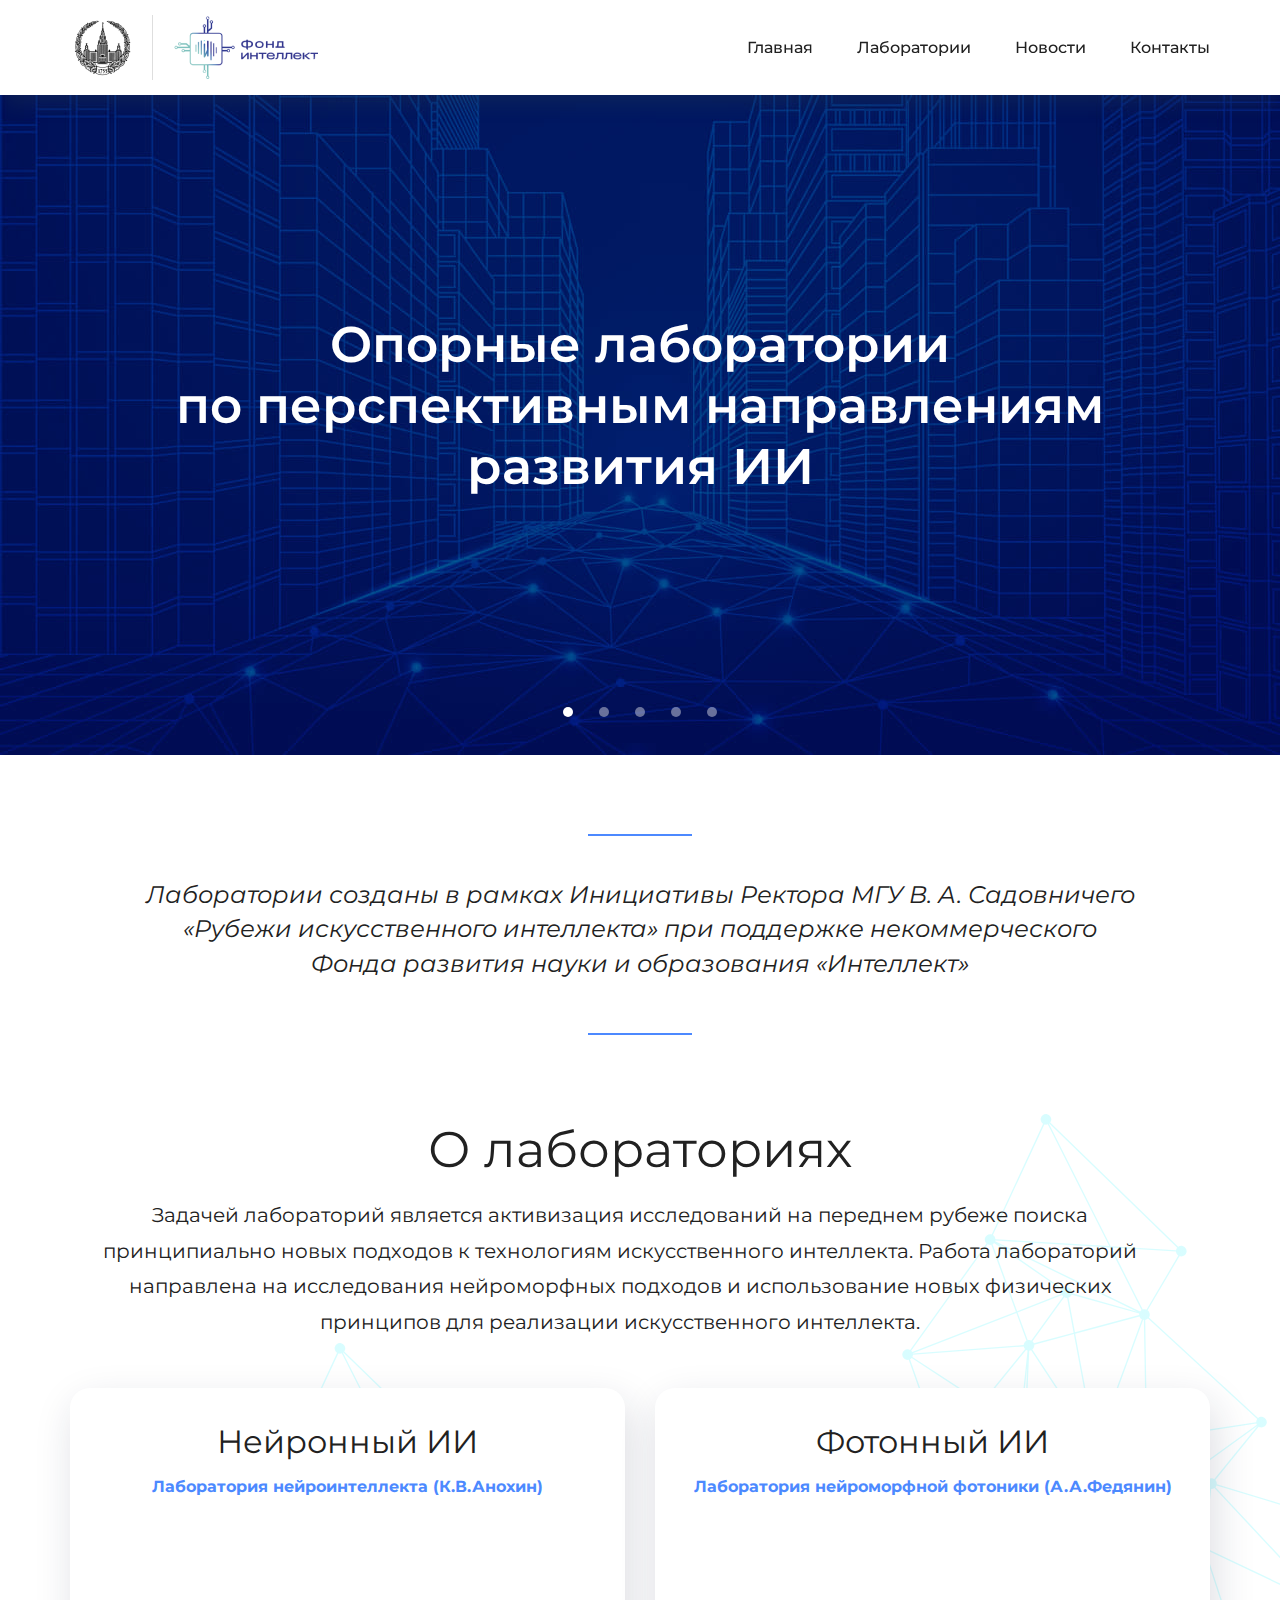
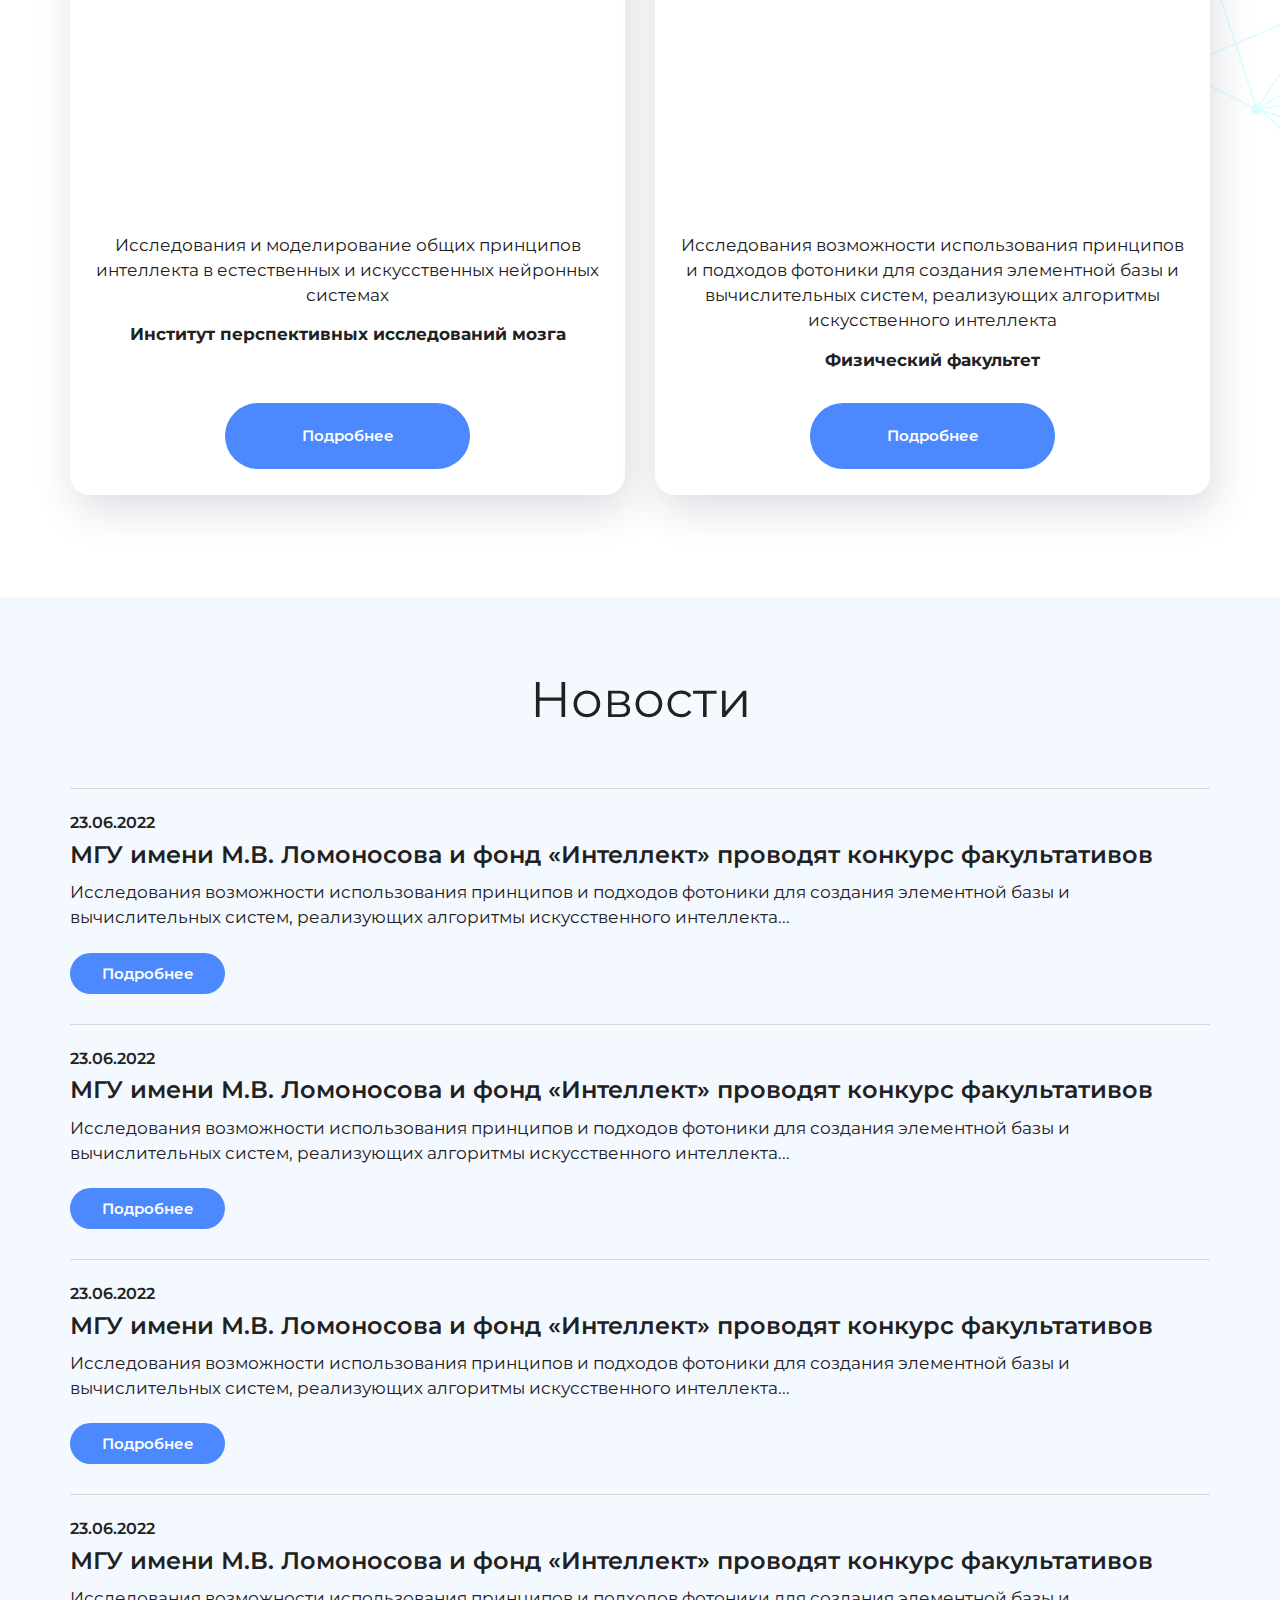
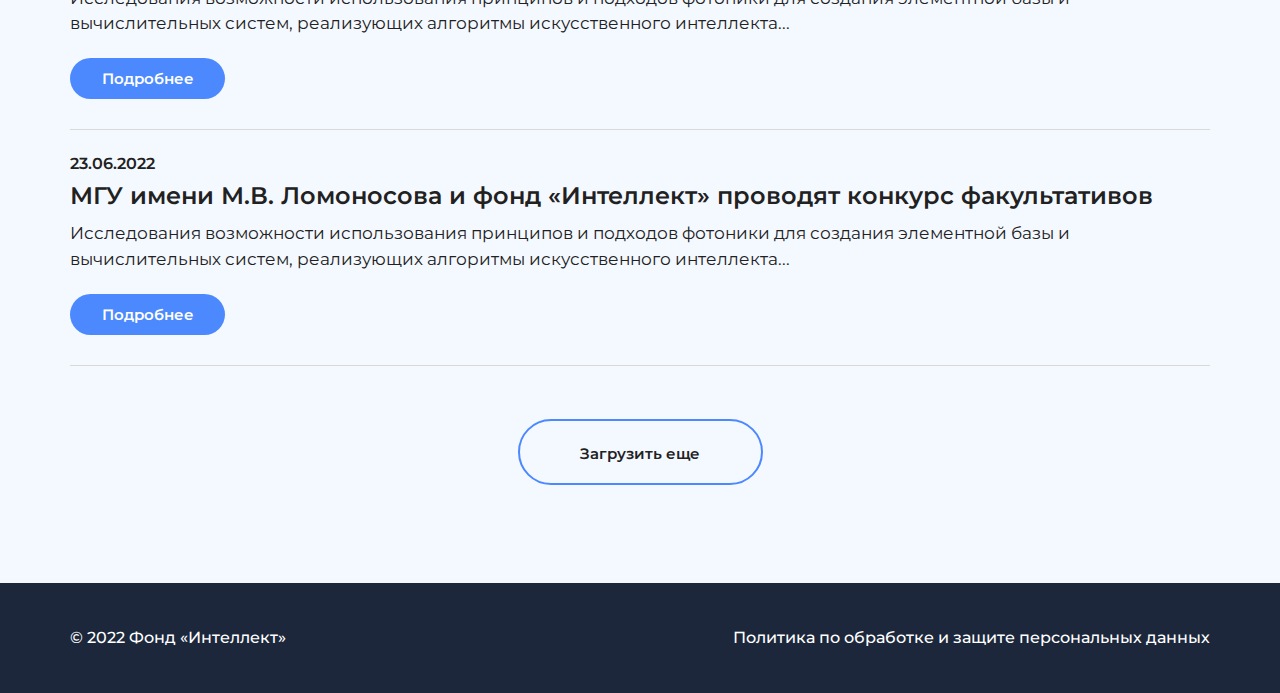
<file: index.html>
<!DOCTYPE html>
<html lang="ru">
	<head>
		<meta http-equiv="Content-Type" content="text/html; charset=utf-8">

		<!-- Адаптирование страницы для мобильных устройств -->
		<meta name="viewport" content="width=device-width, initial-scale=1, maximum-scale=1">

		<!-- Запрет распознования номера телефона -->
		<meta name="format-detection" content="telephone=no">
		<meta name="SKYPE_TOOLBAR" content ="SKYPE_TOOLBAR_PARSER_COMPATIBLE">

		<!-- Заголовок страницы -->
		<title>Заголовок страницы</title>

		<!-- Подключение шрифтов -->
		<link rel="preconnect" href="https://fonts.googleapis.com">
		<link rel="preconnect" href="https://fonts.gstatic.com" crossorigin>
		<link href="https://fonts.googleapis.com/css2?family=Montserrat:ital,wght@0,300;0,400;0,500;0,600;0,700;0,800;0,900;1,400&display=swap" rel="stylesheet">

		<!-- Данное значение часто используют(использовали) поисковые системы -->
		<meta name="description" content="">
		<meta name="keywords" content="">

		<!-- Изменение цвета панели моб. браузера -->
		<meta name="msapplication-TileColor" content="#DE041D">
		<meta name="theme-color" content="#DE041D">

		
		<!-- Подключение файлов стилей -->
		<link rel="stylesheet" href="css/swiper-bundle.min.css">
		<link rel="stylesheet" href="css/swiper.css">
		<link rel="stylesheet" href="css/styles.css">

		<link rel="stylesheet" href="css/response_1187.css" media="print, (max-width: 1187px)">
		<link rel="stylesheet" href="css/response_1023.css" media="print, (max-width: 1023px)">
		<link rel="stylesheet" href="css/response_767.css" media="print, (max-width: 767px)">
		<link rel="stylesheet" href="css/response_479.css" media="(max-width: 479px)">
	</head>

	<body>
		<div class="wrap">
			<div class="main">
				<header>									
					<div class="cont">															
					
						<button class="mob_menu_btn">
							<img src="images/ic_mob_menu.svg" alt="">
						</button>
						<button class="close_btn">
							<img src="images/ic_close.svg" alt="">
						</button>

						<a href="#" class="logo">
							<img src="images/logo.png" alt="">
							<img src="images/logo2.png" alt="">
						</a>

						<nav class="menu row">												
							<div class="item">
								<a href="index.html">Главная</a>
							</div>
							<div class="item">
								<a href="#about" class="scroll">Лаборатории</a>
							</div>
							<div class="item">
								<a href="#news" class="scroll">Новости</a>
							</div>
							<div class="item">
								<a href="#contacts" class="scroll">Контакты</a>
							</div>
						</nav>
					</div>										
				</header>


				<section class="first_section">
					<div class="swiper-container">
						<div class="swiper-wrapper">
							<div class="slide swiper-slide">
								<div class="cont">
									<div class="title">Опорные лаборатории<br> по перспективным направлениям<br> развития ИИ</div>
								</div>
								<div class="bg lozad" data-background-image="images/slide1.jpg"></div>
							</div>
							<div class="slide swiper-slide">
								<div class="cont">
									<div class="title">Опорные лаборатории<br> по перспективным направлениям<br> развития ИИ</div>
								</div>
								<div class="bg lozad" data-background-image="images/slide1.jpg"></div>
							</div>
							<div class="slide swiper-slide">
								<div class="cont">
									<div class="title">Опорные лаборатории<br> по перспективным направлениям<br> развития ИИ</div>
								</div>
								<div class="bg lozad" data-background-image="images/slide1.jpg"></div>
							</div>
							<div class="slide swiper-slide">
								<div class="cont">
									<div class="title">Опорные лаборатории<br> по перспективным направлениям<br> развития ИИ</div>
								</div>
								<div class="bg lozad" data-background-image="images/slide1.jpg"></div>
							</div>
							<div class="slide swiper-slide">
								<div class="cont">
									<div class="title">Опорные лаборатории<br> по перспективным направлениям<br> развития ИИ</div>
								</div>
								<div class="bg lozad" data-background-image="images/slide1.jpg"></div>
							</div>
						</div>	

						<div class="swiper-pagination"></div>
					</div>
				</section>


				<div class="quote">
					<div class="cont">
						<div class="quote_text">Лаборатории созданы в рамках Инициативы Ректора МГУ В. А. Садовничего «Рубежи искусственного интеллекта» при поддержке некоммерческого Фонда развития науки и образования «Интеллект»</div>
					</div>
				</div>


				<section class="about" id="about">
					<div class="cont">
						<div class="about_title title">О лабораториях</div>
						<div class="about_desc">Задачей лабораторий является активизация исследований на переднем рубеже поиска	принципиально новых подходов к технологиям искусственного интеллекта. Работа лабораторий направлена на исследования нейроморфных подходов и использование новых физических принципов для реализации искусственного интеллекта.</div>
						<div class="about_items">
							<div class="about_item">
								<div class="about_item-info">							
									<div class="about_item-title">Нейронный ИИ</div>
									<div class="about_item-subtitle">Лаборатория нейроинтеллекта (К.В.Анохин)</div>
									<div class="about_item-img">
										<img data-src="images/about1.jpg" alt="" class="lozad">
									</div>
									<div class="about_item-text">Исследования и моделирование общих принципов интеллекта в естественных и искусственных нейронных системах</div>
									<div class="about_item-institute">Институт перспективных исследований мозга</div>
								</div>
								<a href="#" class="about_item-link">
									<span>Подробнее</span>
								</a>
							</div>
							<div class="about_item">
								<div class="about_item-info">
									<div class="about_item-title">Фотонный ИИ</div>
									<div class="about_item-subtitle">Лаборатория нейроморфной фотоники (А.А.Федянин)</div>
									<div class="about_item-img">
										<img data-src="images/about2.jpg" alt="" class="lozad">
									</div>
									<div class="about_item-text">Исследования возможности использования принципов и подходов фотоники для создания элементной базы и вычислительных систем, реализующих алгоритмы искусственного интеллекта</div>
									<div class="about_item-institute">Физический факультет</div>
								</div>
								<a href="#" class="about_item-link">
									<span>Подробнее</span>
								</a>
							</div>
						</div>
					</div>
				</section>


				<section class="news bg2" id="news">
					<div class="cont">
						<div class="news_title title">Новости</div>
						<div class="news_items">
							<div class="news_item">
								<div class="news_item-date">23.06.2022</div>
								<a href="#" class="news_item-title">МГУ имени М.В. Ломоносова и фонд «Интеллект» проводят конкурс факультативов</a>
								<div class="news_item-text">Исследования возможности использования принципов и подходов фотоники для создания элементной базы и вычислительных систем, реализующих алгоритмы искусственного интеллекта...</div>
								<a href="#" class="news_item-link">
									<span>Подробнее</span>
								</a>
							</div>
							<div class="news_item">
								<div class="news_item-date">23.06.2022</div>
								<a href="#" class="news_item-title">МГУ имени М.В. Ломоносова и фонд «Интеллект» проводят конкурс факультативов</a>
								<div class="news_item-text">Исследования возможности использования принципов и подходов фотоники для создания элементной базы и вычислительных систем, реализующих алгоритмы искусственного интеллекта...</div>
								<a href="#" class="news_item-link">
									<span>Подробнее</span>
								</a>
							</div>
							<div class="news_item">
								<div class="news_item-date">23.06.2022</div>
								<a href="#" class="news_item-title">МГУ имени М.В. Ломоносова и фонд «Интеллект» проводят конкурс факультативов</a>
								<div class="news_item-text">Исследования возможности использования принципов и подходов фотоники для создания элементной базы и вычислительных систем, реализующих алгоритмы искусственного интеллекта...</div>
								<a href="#" class="news_item-link">
									<span>Подробнее</span>
								</a>
							</div>
							<div class="news_item">
								<div class="news_item-date">23.06.2022</div>
								<a href="#" class="news_item-title">МГУ имени М.В. Ломоносова и фонд «Интеллект» проводят конкурс факультативов</a>
								<div class="news_item-text">Исследования возможности использования принципов и подходов фотоники для создания элементной базы и вычислительных систем, реализующих алгоритмы искусственного интеллекта...</div>
								<a href="#" class="news_item-link">
									<span>Подробнее</span>
								</a>
							</div>
							<div class="news_item">
								<div class="news_item-date">23.06.2022</div>
								<a href="#" class="news_item-title">МГУ имени М.В. Ломоносова и фонд «Интеллект» проводят конкурс факультативов</a>
								<div class="news_item-text">Исследования возможности использования принципов и подходов фотоники для создания элементной базы и вычислительных систем, реализующих алгоритмы искусственного интеллекта...</div>
								<a href="#" class="news_item-link">
									<span>Подробнее</span>
								</a>
							</div>
						</div>
						<a href="#" class="news_link">
							<span>Загрузить еще</span>
						</a>
						<div class="news_items hide-content">
							<div class="news_item">
								<div class="news_item-date">23.06.2022</div>
								<a href="#" class="news_item-title">МГУ имени М.В. Ломоносова и фонд «Интеллект» проводят конкурс факультативов</a>
								<div class="news_item-text">Исследования возможности использования принципов и подходов фотоники для создания элементной базы и вычислительных систем, реализующих алгоритмы искусственного интеллекта...</div>
								<a href="#" class="news_item-link">
									<span>Подробнее</span>
								</a>
							</div>
							<div class="news_item">
								<div class="news_item-date">23.06.2022</div>
								<a href="#" class="news_item-title">МГУ имени М.В. Ломоносова и фонд «Интеллект» проводят конкурс факультативов</a>
								<div class="news_item-text">Исследования возможности использования принципов и подходов фотоники для создания элементной базы и вычислительных систем, реализующих алгоритмы искусственного интеллекта...</div>
								<a href="#" class="news_item-link">
									<span>Подробнее</span>
								</a>
							</div>
							<div class="news_item">
								<div class="news_item-date">23.06.2022</div>
								<a href="#" class="news_item-title">МГУ имени М.В. Ломоносова и фонд «Интеллект» проводят конкурс факультативов</a>
								<div class="news_item-text">Исследования возможности использования принципов и подходов фотоники для создания элементной базы и вычислительных систем, реализующих алгоритмы искусственного интеллекта...</div>
								<a href="#" class="news_item-link">
									<span>Подробнее</span>
								</a>
							</div>
							<div class="news_item">
								<div class="news_item-date">23.06.2022</div>
								<a href="#" class="news_item-title">МГУ имени М.В. Ломоносова и фонд «Интеллект» проводят конкурс факультативов</a>
								<div class="news_item-text">Исследования возможности использования принципов и подходов фотоники для создания элементной базы и вычислительных систем, реализующих алгоритмы искусственного интеллекта...</div>
								<a href="#" class="news_item-link">
									<span>Подробнее</span>
								</a>
							</div>
							<div class="news_item">
								<div class="news_item-date">23.06.2022</div>
								<a href="#" class="news_item-title">МГУ имени М.В. Ломоносова и фонд «Интеллект» проводят конкурс факультативов</a>
								<div class="news_item-text">Исследования возможности использования принципов и подходов фотоники для создания элементной базы и вычислительных систем, реализующих алгоритмы искусственного интеллекта...</div>
								<a href="#" class="news_item-link">
									<span>Подробнее</span>
								</a>
							</div>
						</div>
					</div>
				</section>

			</div>


			<footer>
				<div class="cont">
					<div class="footer_copyright">© 2022 Фонд «Интеллект»</div>
					<a href="#" class="footer_politic">Политика по обработке и защите персональных данных</a>
				</div>
			</footer>


			<div class="overlay"></div>
		</div>


		<div class="supports_error">
			Ваш браузер устарел рекомендуем обновить его до последней версии<br> или использовать другой более современный.
		</div>



		<section class="modal callback" id="callback_modal">
			<div class="callback_right">
				<div class="callback_right-title">Обратный звонок</div>
				<div class="callback_right-text">Отправьте запрос на консультации по ПО</div>
				<form>
					<div class="line">
						<div class="field">
							<label for="name">Как вас зовут?</label>
							<input id="name" type="text" placeholder="Ваше имя">
						</div>
					</div>
					<div class="line">
						<div class="field">
							<label for="name">Номер телефона</label>
							<input id="name" type="tel" placeholder="+7 (___) ___-__-__">
						</div>
					</div>
					<button type="submit">
						<span>Отправить запрос</span>
					</button>
					<div class="form-politic">Я подтверждаю согласие на обработку моих персональных данных (закон №152-ФЗ «О персональных данных») и соглашаюсь с политикой конфиденциальности</div>
				</form>
			</div>	
		</section>


		<!-- Подключение javascript файлов -->
		<script src="js/jquery-3.5.0.min.js"></script>
		<script src="js/swiper-bundle.min.js"></script>
		<script src="js/lozad.min.js"></script>
		<script src="js/functions.js"></script>
		<script src="js/scripts.js"></script>

	
	</body>
</html>
</file>
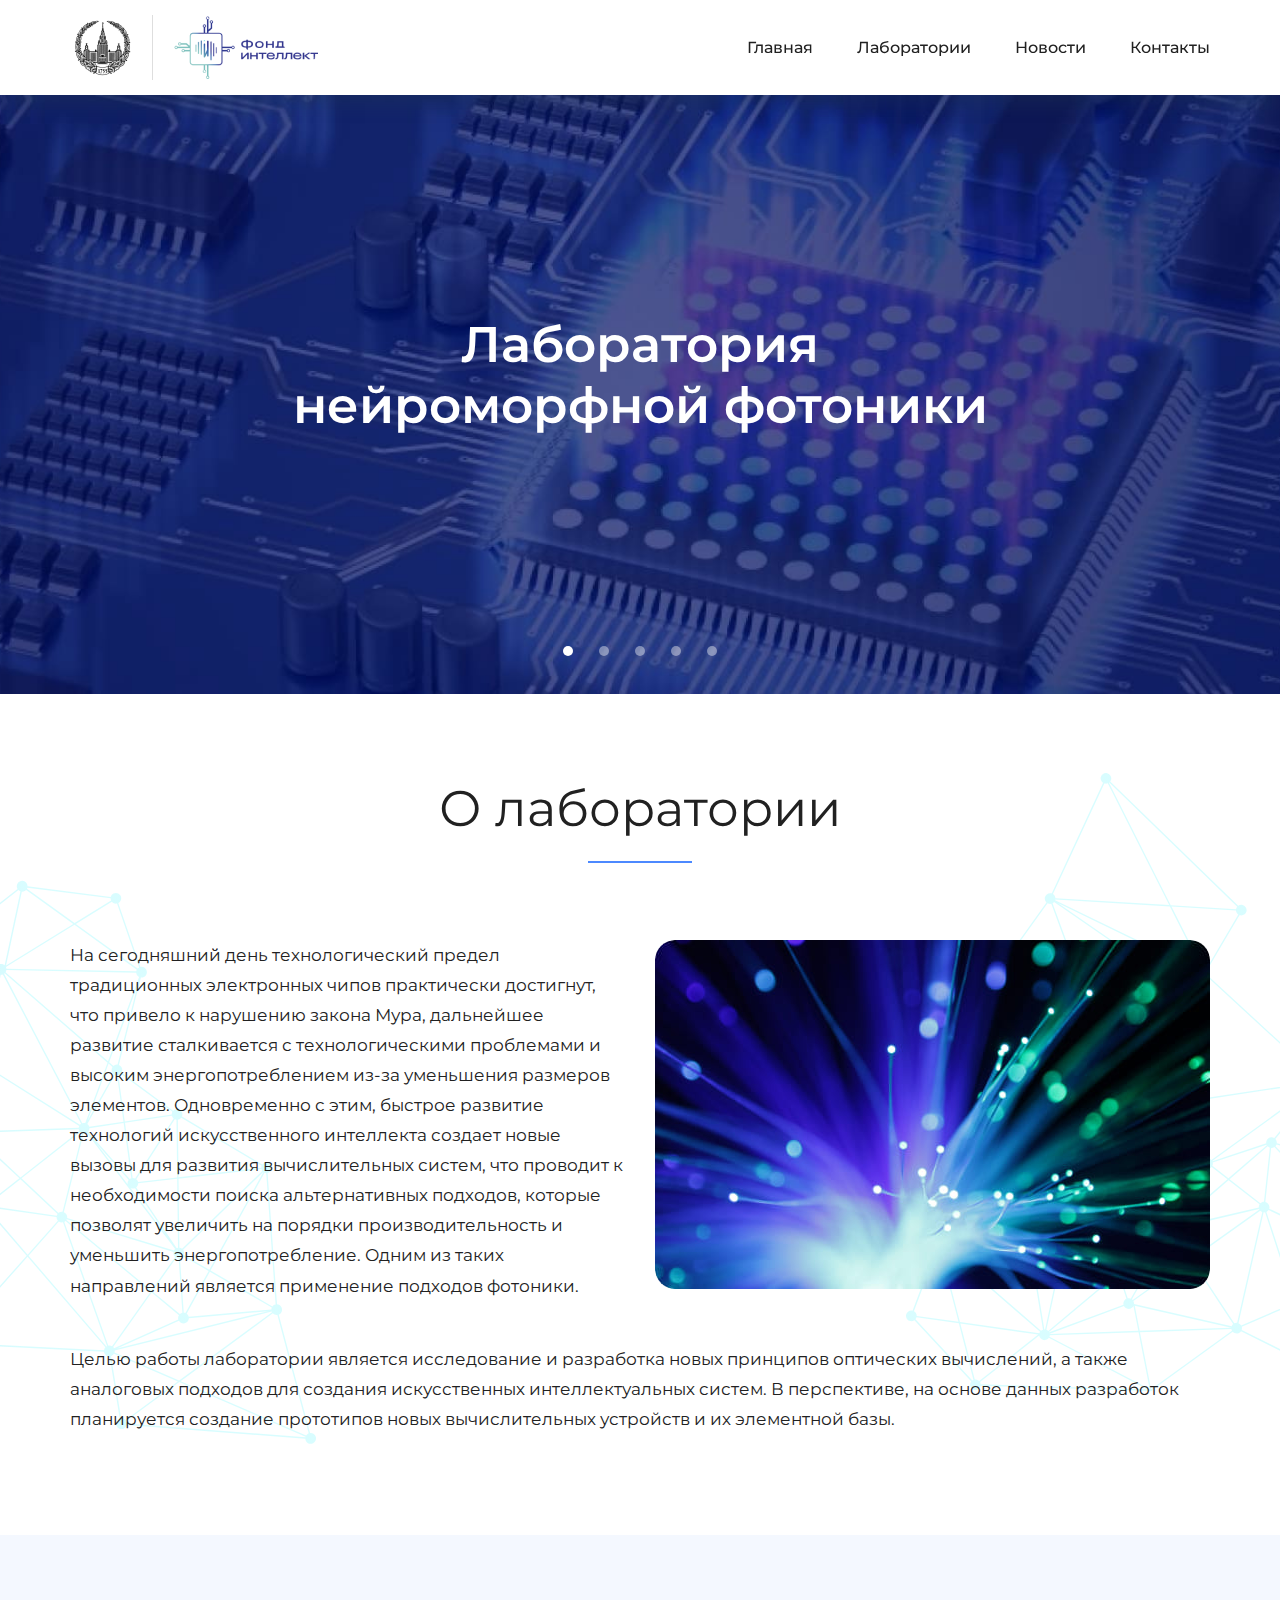
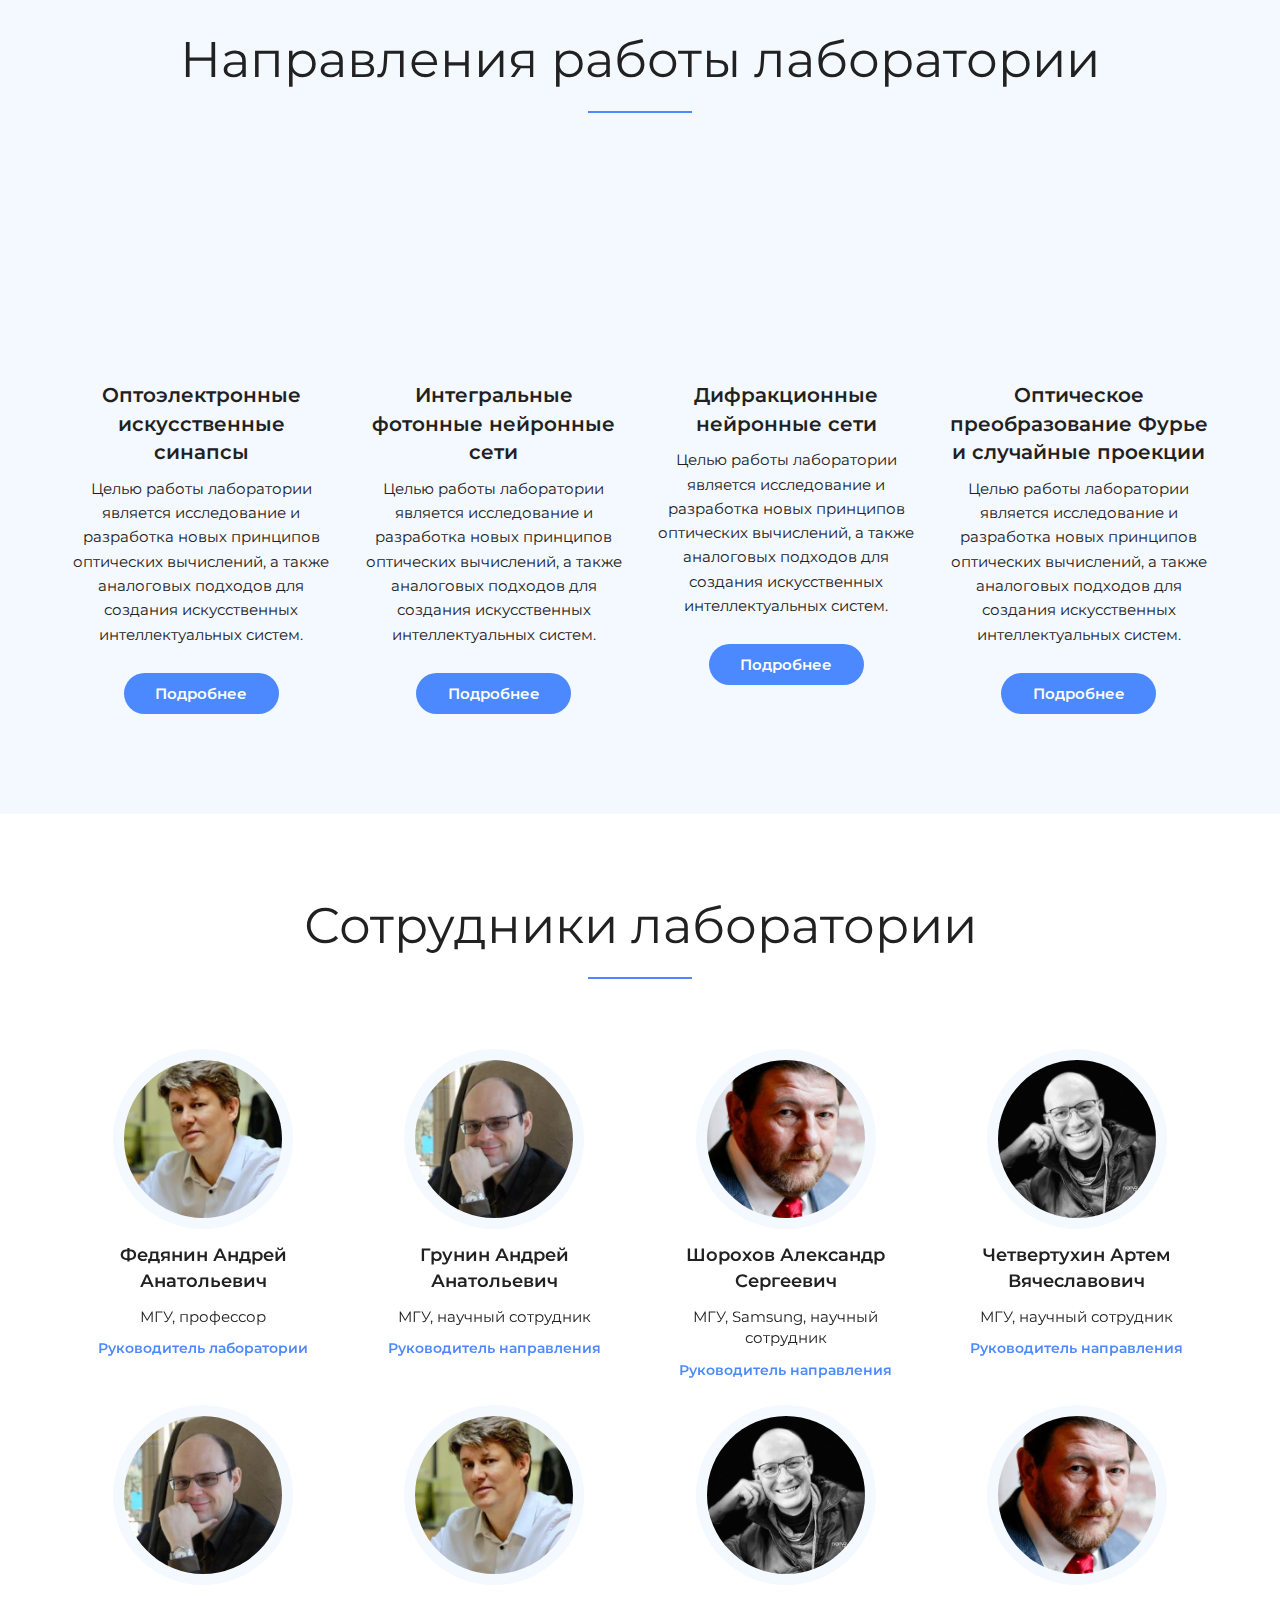
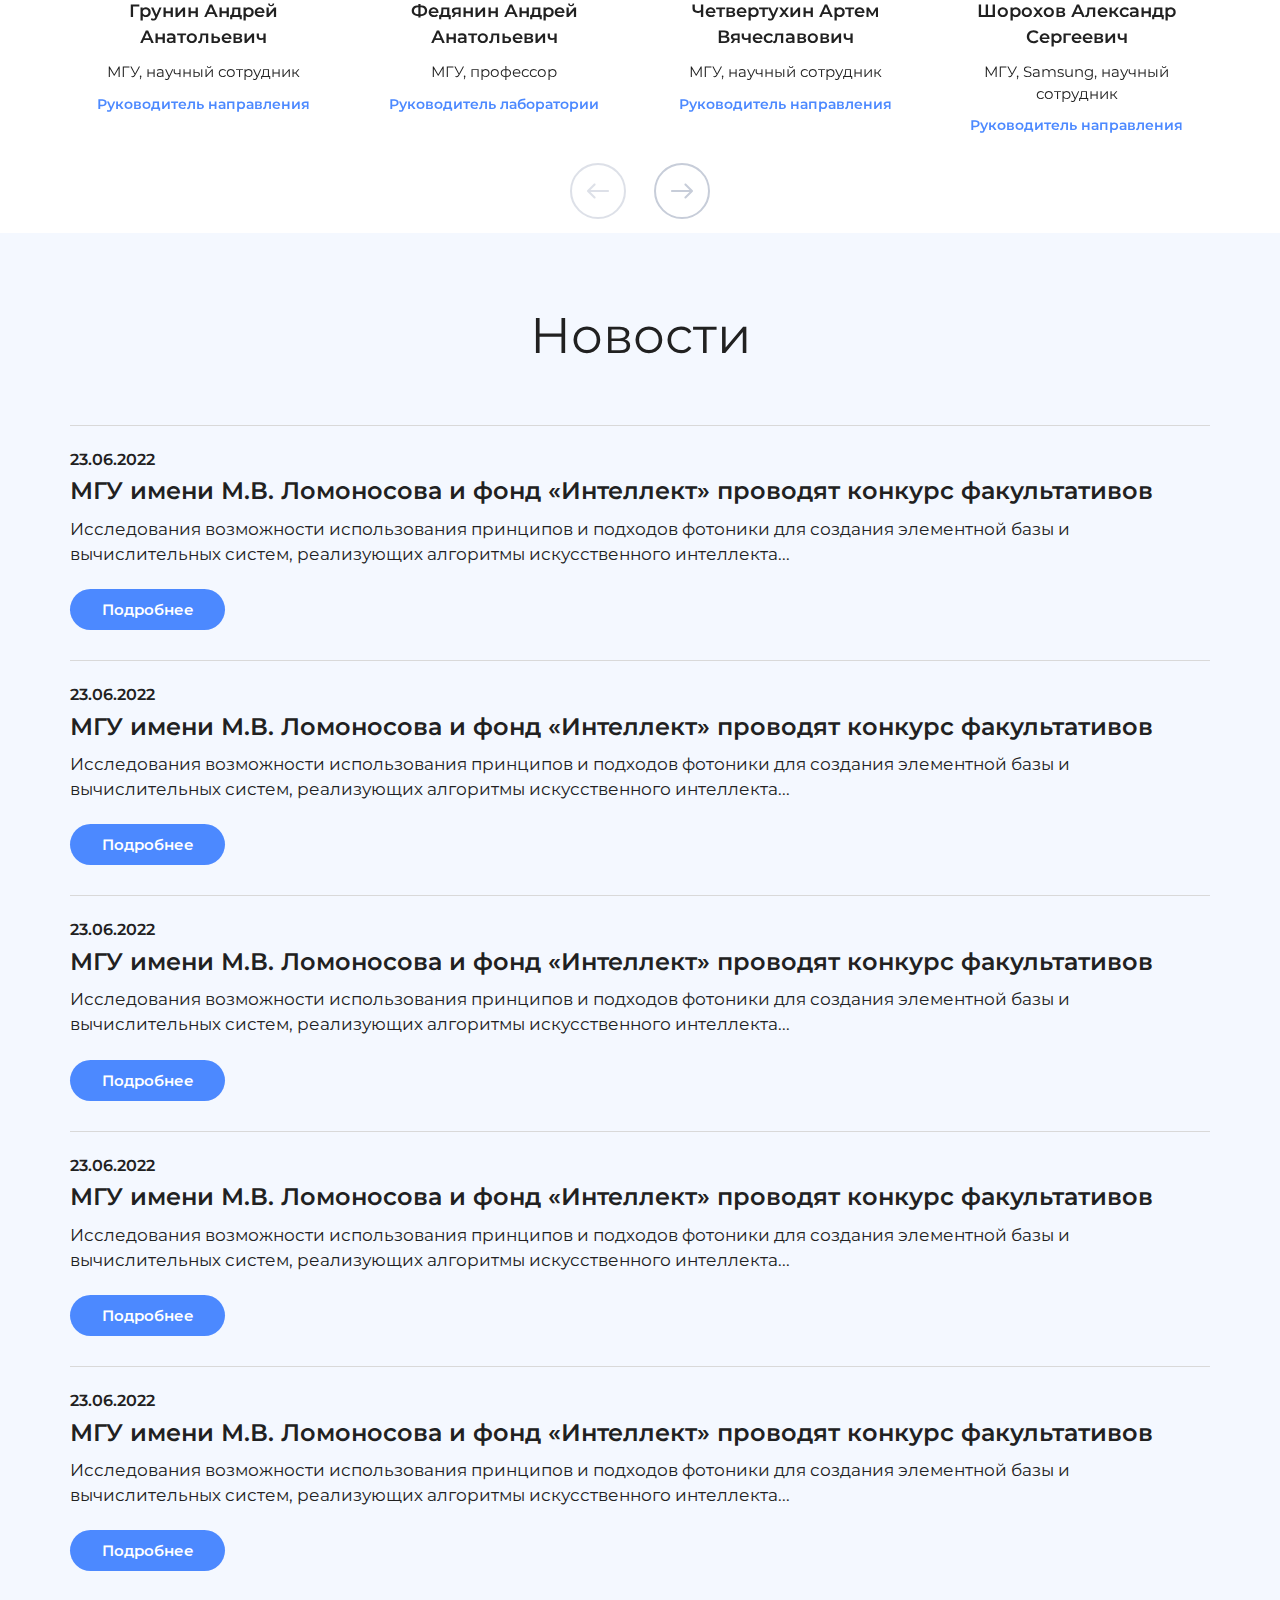
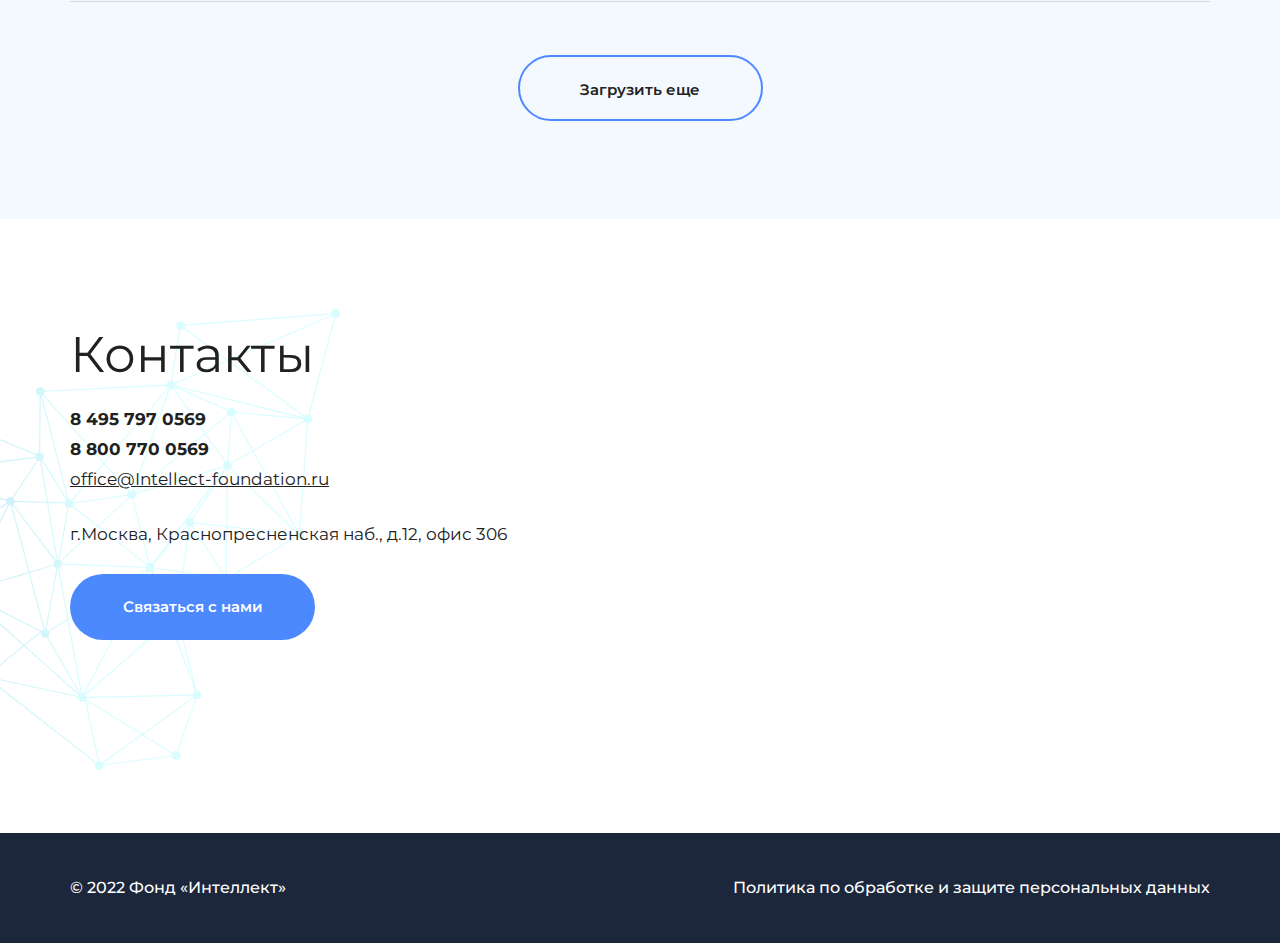
<file: laboratory.html>
<!DOCTYPE html>
<html lang="ru">
	<head>
		<meta http-equiv="Content-Type" content="text/html; charset=utf-8">

		<!-- Адаптирование страницы для мобильных устройств -->
		<meta name="viewport" content="width=device-width, initial-scale=1, maximum-scale=1">

		<!-- Запрет распознования номера телефона -->
		<meta name="format-detection" content="telephone=no">
		<meta name="SKYPE_TOOLBAR" content ="SKYPE_TOOLBAR_PARSER_COMPATIBLE">

		<!-- Заголовок страницы -->
		<title>Заголовок страницы</title>

		<!-- Подключение шрифтов -->
		<link rel="preconnect" href="https://fonts.googleapis.com">
		<link rel="preconnect" href="https://fonts.gstatic.com" crossorigin>
		<link href="https://fonts.googleapis.com/css2?family=Montserrat:ital,wght@0,300;0,400;0,500;0,600;0,700;0,800;0,900;1,400&display=swap" rel="stylesheet">

		<!-- Данное значение часто используют(использовали) поисковые системы -->
		<meta name="description" content="">
		<meta name="keywords" content="">

		<!-- Изменение цвета панели моб. браузера -->
		<meta name="msapplication-TileColor" content="#DE041D">
		<meta name="theme-color" content="#DE041D">

		
		<!-- Подключение файлов стилей -->
		<link rel="stylesheet" href="css/swiper-bundle.min.css">
		<link rel="stylesheet" href="css/swiper.css">
		<link rel="stylesheet" href="css/styles.css">

		<link rel="stylesheet" href="css/response_1300.css" media="print, (max-width: 1300px)">
		<link rel="stylesheet" href="css/response_1187.css" media="print, (max-width: 1187px)">
		<link rel="stylesheet" href="css/response_1023.css" media="print, (max-width: 1023px)">
		<link rel="stylesheet" href="css/response_767.css" media="print, (max-width: 767px)">
		<link rel="stylesheet" href="css/response_479.css" media="(max-width: 479px)">
	</head>

	<body>
		<div class="wrap laboratory">
			<div class="main">
				<header>									
					<div class="cont">															
					
						<button class="mob_menu_btn">
							<img src="images/ic_mob_menu.svg" alt="">
						</button>
						<button class="close_btn">
							<img src="images/ic_close.svg" alt="">
						</button>

						<a href="#" class="logo">
							<img src="images/logo.png" alt="">
							<img src="images/logo2.png" alt="">
						</a>

						<nav class="menu row">												
							<div class="item">
								<a href="index.html">Главная</a>
							</div>
							<div class="item">
								<a href="#text_block" class="scroll">Лаборатории</a>
							</div>
							<div class="item">
								<a href="#news" class="scroll">Новости</a>
							</div>
							<div class="item">
								<a href="#contacts" class="scroll">Контакты</a>
							</div>
						</nav>
					</div>										
				</header>


				<section class="first_section">
					<div class="swiper-container">
						<div class="swiper-wrapper">
							<div class="slide swiper-slide">
								<div class="cont">
									<div class="title">Лаборатория<br> нейроморфной фотоники</div>
								</div>
								<div class="bg lozad" data-background-image="images/slide2.jpg"></div>
							</div>
							<div class="slide swiper-slide">
								<div class="cont">
									<div class="title">Лаборатория<br> нейроморфной фотоники</div>
								</div>
								<div class="bg lozad" data-background-image="images/slide2.jpg"></div>
							</div>
							<div class="slide swiper-slide">
								<div class="cont">
									<div class="title">Лаборатория<br> нейроморфной фотоники</div>
								</div>
								<div class="bg lozad" data-background-image="images/slide2.jpg"></div>
							</div>
							<div class="slide swiper-slide">
								<div class="cont">
									<div class="title">Лаборатория<br> нейроморфной фотоники</div>
								</div>
								<div class="bg lozad" data-background-image="images/slide2.jpg"></div>
							</div>
							<div class="slide swiper-slide">
								<div class="cont">
									<div class="title">Лаборатория<br> нейроморфной фотоники</div>
								</div>
								<div class="bg lozad" data-background-image="images/slide2.jpg"></div>
							</div>
						</div>	

						<div class="swiper-pagination"></div>
					</div>
				</section>


				<section class="text_block" id="text_block">
					<div class="cont">
						<div class="text_block-title title title-line">О лаборатории</div>
						<img data-src="images/text_block_img.jpg" alt="" class="lozad">
						<p>На сегодняшний̆ день технологический предел традиционных электронных чипов практически достигнут, что привело к нарушению закона Мура, дальнейшее развитие сталкивается с технологическими проблемами и высоким энергопотреблением из-за уменьшения размеров элементов. Одновременно с этим, быстрое развитие технологий искусственного интеллекта создает новые вызовы для развития вычислительных систем, что проводит к необходимости поиска альтернативных подходов, которые позволят увеличить на порядки производительность и уменьшить энергопотребление. Одним из таких направлений является применение подходов фотоники.</p>
						<p>Целью работы лаборатории является исследование и разработка новых принципов оптических вычислений, а также аналоговых подходов для создания искусственных интеллектуальных систем. В перспективе, на основе данных разработок планируется создание прототипов новых вычислительных устройств и их элементной базы.</p>
					</div>
				</section>


				<section class="trend bg2">
					<div class="cont">
						<div class="trend_title title title-line">Направления работы лаборатории</div>
						<div class="trend_items">
							<div class="trend_item">
								<div class="trend_item-img">
									<img data-src="images/trend1.jpg" alt="" class="lozad">
								</div>
								<div class="trend_item-title">Оптоэлектронные искусственные синапсы</div>
								<div class="trend_item-text">Целью работы лаборатории является исследование и разработка новых принципов оптических вычислений, а также аналоговых подходов для создания искусственных интеллектуальных систем.</div>
								<a href="#" class="news_item-link">
									<span>Подробнее</span>
								</a>
							</div>
							<div class="trend_item">
								<div class="trend_item-img">
									<img data-src="images/trend2.jpg" alt="" class="lozad">
								</div>
								<div class="trend_item-title">Интегральные фотонные нейронные сети</div>
								<div class="trend_item-text">Целью работы лаборатории является исследование и разработка новых принципов оптических вычислений, а также аналоговых подходов для создания искусственных интеллектуальных систем.</div>
								<a href="#" class="news_item-link">
									<span>Подробнее</span>
								</a>
							</div>
							<div class="trend_item">
								<div class="trend_item-img">
									<img data-src="images/trend3.jpg" alt="" class="lozad">
								</div>
								<div class="trend_item-title">Дифракционные нейронные сети</div>
								<div class="trend_item-text">Целью работы лаборатории является исследование и разработка новых принципов оптических вычислений, а также аналоговых подходов для создания искусственных интеллектуальных систем.</div>
								<a href="#" class="news_item-link">
									<span>Подробнее</span>
								</a>
							</div>
							<div class="trend_item">
								<div class="trend_item-img">
									<img data-src="images/trend4.jpg" alt="" class="lozad">
								</div>
								<div class="trend_item-title">Оптическое преобразование Фурье и случайные проекции</div>
								<div class="trend_item-text">Целью работы лаборатории является исследование и разработка новых принципов оптических вычислений, а также аналоговых подходов для создания искусственных интеллектуальных систем.</div>
								<a href="#" class="news_item-link">
									<span>Подробнее</span>
								</a>
							</div>
						</div>
					</div>
				</section>




				<section class="staff">
					<div class="cont">
						<div class="staff_title title title-line">Сотрудники лаборатории</div>
						<div class="arrow-left"></div>
						<div class="swiper-container">						
							<div class="swiper-wrapper">
								<div class="swiper-slide">
									<div class="swiper-slide_img">
										<img src="images/staff1.jpg" alt="">
									</div>
									<div class="swiper-slide_title">Федянин Андрей Анатольевич</div>
									<div class="swiper-slide_text">МГУ, профессор</div>
									<div class="swiper-slide_post">Руководитель лаборатории</div>
								</div>
								<div class="swiper-slide">
									<div class="swiper-slide_img">
										<img src="images/staff2.jpg" alt="">
									</div>
									<div class="swiper-slide_title">Грунин Андрей Анатольевич</div>
									<div class="swiper-slide_text">МГУ, научный сотрудник</div>
									<div class="swiper-slide_post">Руководитель направления</div>
								</div>
								<div class="swiper-slide">
									<div class="swiper-slide_img">
										<img src="images/staff3.jpg" alt="">
									</div>
									<div class="swiper-slide_title">Шорохов Александр Сергеевич</div>
									<div class="swiper-slide_text">МГУ, Samsung, научный сотрудник</div>
									<div class="swiper-slide_post">Руководитель направления</div>
								</div>
								<div class="swiper-slide">
									<div class="swiper-slide_img">
										<img src="images/staff4.jpg" alt="">
									</div>
									<div class="swiper-slide_title">Четвертухин Артем Вячеславович</div>
									<div class="swiper-slide_text">МГУ, научный сотрудник</div>
									<div class="swiper-slide_post">Руководитель направления</div>
								</div>
								<div class="swiper-slide">
									<div class="swiper-slide_img">
										<img src="images/staff4.jpg" alt="">
									</div>
									<div class="swiper-slide_title">Четвертухин Артем Вячеславович</div>
									<div class="swiper-slide_text">МГУ, научный сотрудник</div>
									<div class="swiper-slide_post">Руководитель направления</div>
								</div>
								<div class="swiper-slide">
									<div class="swiper-slide_img">
										<img src="images/staff3.jpg" alt="">
									</div>
									<div class="swiper-slide_title">Шорохов Александр Сергеевич</div>
									<div class="swiper-slide_text">МГУ, Samsung, научный сотрудник</div>
									<div class="swiper-slide_post">Руководитель направления</div>
								</div>
								<div class="swiper-slide">
									<div class="swiper-slide_img">
										<img src="images/staff2.jpg" alt="">
									</div>
									<div class="swiper-slide_title">Грунин Андрей Анатольевич</div>
									<div class="swiper-slide_text">МГУ, научный сотрудник</div>
									<div class="swiper-slide_post">Руководитель направления</div>
								</div>
								<div class="swiper-slide">
									<div class="swiper-slide_img">
										<img src="images/staff1.jpg" alt="">
									</div>
									<div class="swiper-slide_title">Федянин Андрей Анатольевич</div>
									<div class="swiper-slide_text">МГУ, профессор</div>
									<div class="swiper-slide_post">Руководитель лаборатории</div>
								</div>
								<div class="swiper-slide">
									<div class="swiper-slide_img">
										<img src="images/staff4.jpg" alt="">
									</div>
									<div class="swiper-slide_title">Четвертухин Артем Вячеславович</div>
									<div class="swiper-slide_text">МГУ, научный сотрудник</div>
									<div class="swiper-slide_post">Руководитель направления</div>
								</div>
								<div class="swiper-slide">
									<div class="swiper-slide_img">
										<img src="images/staff3.jpg" alt="">
									</div>
									<div class="swiper-slide_title">Шорохов Александр Сергеевич</div>
									<div class="swiper-slide_text">МГУ, Samsung, научный сотрудник</div>
									<div class="swiper-slide_post">Руководитель направления</div>
								</div>								
								<div class="swiper-slide">
									<div class="swiper-slide_img">
										<img src="images/staff4.jpg" alt="">
									</div>
									<div class="swiper-slide_title">Четвертухин Артем Вячеславович</div>
									<div class="swiper-slide_text">МГУ, научный сотрудник</div>
									<div class="swiper-slide_post">Руководитель направления</div>
								</div>
								<div class="swiper-slide">
									<div class="swiper-slide_img">
										<img src="images/staff3.jpg" alt="">
									</div>
									<div class="swiper-slide_title">Шорохов Александр Сергеевич</div>
									<div class="swiper-slide_text">МГУ, Samsung, научный сотрудник</div>
									<div class="swiper-slide_post">Руководитель направления</div>
								</div>
							</div>
						</div>	
						<div class="arrow-right"></div>	
					</div>
				</section>

				


				<section class="news bg2" id="news">
					<div class="cont">
						<div class="news_title title">Новости</div>
						<div class="news_items">
							<div class="news_item">
								<div class="news_item-date">23.06.2022</div>
								<a href="#" class="news_item-title">МГУ имени М.В. Ломоносова и фонд «Интеллект» проводят конкурс факультативов</a>
								<div class="news_item-text">Исследования возможности использования принципов и подходов фотоники для создания элементной базы и вычислительных систем, реализующих алгоритмы искусственного интеллекта...</div>
								<a href="#" class="news_item-link">
									<span>Подробнее</span>
								</a>
							</div>
							<div class="news_item active">
								<div class="news_item-date">23.06.2022</div>
								<a href="#" class="news_item-title">МГУ имени М.В. Ломоносова и фонд «Интеллект» проводят конкурс факультативов</a>
								<div class="news_item-text">Исследования возможности использования принципов и подходов фотоники для создания элементной базы и вычислительных систем, реализующих алгоритмы искусственного интеллекта...</div>
								<a href="#" class="news_item-link">
									<span>Подробнее</span>
								</a>
							</div>
							<div class="news_item">
								<div class="news_item-date">23.06.2022</div>
								<a href="#" class="news_item-title">МГУ имени М.В. Ломоносова и фонд «Интеллект» проводят конкурс факультативов</a>
								<div class="news_item-text">Исследования возможности использования принципов и подходов фотоники для создания элементной базы и вычислительных систем, реализующих алгоритмы искусственного интеллекта...</div>
								<a href="#" class="news_item-link">
									<span>Подробнее</span>
								</a>
							</div>
							<div class="news_item">
								<div class="news_item-date">23.06.2022</div>
								<a href="#" class="news_item-title">МГУ имени М.В. Ломоносова и фонд «Интеллект» проводят конкурс факультативов</a>
								<div class="news_item-text">Исследования возможности использования принципов и подходов фотоники для создания элементной базы и вычислительных систем, реализующих алгоритмы искусственного интеллекта...</div>
								<a href="#" class="news_item-link">
									<span>Подробнее</span>
								</a>
							</div>
							<div class="news_item">
								<div class="news_item-date">23.06.2022</div>
								<a href="#" class="news_item-title">МГУ имени М.В. Ломоносова и фонд «Интеллект» проводят конкурс факультативов</a>
								<div class="news_item-text">Исследования возможности использования принципов и подходов фотоники для создания элементной базы и вычислительных систем, реализующих алгоритмы искусственного интеллекта...</div>
								<a href="#" class="news_item-link">
									<span>Подробнее</span>
								</a>
							</div>
						</div>
						<a href="#" class="news_link">
							<span>Загрузить еще</span>
						</a>
						<div class="news_items hide-content">
							<div class="news_item">
								<div class="news_item-date">23.06.2022</div>
								<a href="#" class="news_item-title">МГУ имени М.В. Ломоносова и фонд «Интеллект» проводят конкурс факультативов</a>
								<div class="news_item-text">Исследования возможности использования принципов и подходов фотоники для создания элементной базы и вычислительных систем, реализующих алгоритмы искусственного интеллекта...</div>
								<a href="#" class="news_item-link">
									<span>Подробнее</span>
								</a>
							</div>
							<div class="news_item">
								<div class="news_item-date">23.06.2022</div>
								<a href="#" class="news_item-title">МГУ имени М.В. Ломоносова и фонд «Интеллект» проводят конкурс факультативов</a>
								<div class="news_item-text">Исследования возможности использования принципов и подходов фотоники для создания элементной базы и вычислительных систем, реализующих алгоритмы искусственного интеллекта...</div>
								<a href="#" class="news_item-link">
									<span>Подробнее</span>
								</a>
							</div>
							<div class="news_item">
								<div class="news_item-date">23.06.2022</div>
								<a href="#" class="news_item-title">МГУ имени М.В. Ломоносова и фонд «Интеллект» проводят конкурс факультативов</a>
								<div class="news_item-text">Исследования возможности использования принципов и подходов фотоники для создания элементной базы и вычислительных систем, реализующих алгоритмы искусственного интеллекта...</div>
								<a href="#" class="news_item-link">
									<span>Подробнее</span>
								</a>
							</div>
							<div class="news_item">
								<div class="news_item-date">23.06.2022</div>
								<a href="#" class="news_item-title">МГУ имени М.В. Ломоносова и фонд «Интеллект» проводят конкурс факультативов</a>
								<div class="news_item-text">Исследования возможности использования принципов и подходов фотоники для создания элементной базы и вычислительных систем, реализующих алгоритмы искусственного интеллекта...</div>
								<a href="#" class="news_item-link">
									<span>Подробнее</span>
								</a>
							</div>
							<div class="news_item">
								<div class="news_item-date">23.06.2022</div>
								<a href="#" class="news_item-title">МГУ имени М.В. Ломоносова и фонд «Интеллект» проводят конкурс факультативов</a>
								<div class="news_item-text">Исследования возможности использования принципов и подходов фотоники для создания элементной базы и вычислительных систем, реализующих алгоритмы искусственного интеллекта...</div>
								<a href="#" class="news_item-link">
									<span>Подробнее</span>
								</a>
							</div>
						</div>
					</div>
				</section>



				<section class="contacts" id="contacts">
					<div class="cont">
						<div class="contacts_info">
							<div class="contacts_title title">Контакты</div>
							<a href="tel:84957970569" class="contacts_phone">8 495 797 0569</a>
							<a href="tel:88007700569" class="contacts_phone">8 800 770 0569</a>
							<a href="mailto:office@Intellect-foundation.ru" class="contacts_mail">office@Intellect-foundation.ru</a>
							<div class="contacts_adress">г.Москва, Краснопресненская наб., д.12, офис 306</div>
							<a href="#" class="about_item-link">
								<span>Связаться с нами</span>
							</a>
							<div class="contacts_soc">
								<a href="#">
									<img data-src="images/youtube.svg" alt="" class="lozad">
								</a>
								<a href="#">
									<img data-src="images/vk.svg" alt="" class="lozad">
								</a>
								<a href="#">
									<img data-src="images/whatsapp.svg" alt="" class="lozad">
								</a>
								<a href="#">
									<img data-src="images/telegram.svg" alt="" class="lozad">
								</a>
								<a href="#">
									<img data-src="images/viber.svg" alt="" class="lozad">
								</a>
							</div>
						</div>
						<div class="map_wrap">
							<div id="map"></div>
						</div>
					</div>
				</section>

			</div>


			<footer>
				<div class="cont">
					<div class="footer_copyright">© 2022 Фонд «Интеллект»</div>
					<a href="#" class="footer_politic">Политика по обработке и защите персональных данных</a>
				</div>
			</footer>


			<div class="overlay"></div>
		</div>


		<div class="supports_error">
			Ваш браузер устарел рекомендуем обновить его до последней версии<br> или использовать другой более современный.
		</div>



		<!-- Подключение javascript файлов -->
		<script src="js/jquery-3.5.0.min.js"></script>
		<script src="js/swiper-bundle.min.js"></script>
		<script src="js/lozad.min.js"></script>
		<script src="js/functions.js"></script>
		<script src="js/scripts.js"></script>

	
		<script src="https://api-maps.yandex.ru/2.1.75/?load=package.standard,package.geoObjects&lang=ru-RU"></script>
		<script>
			$(window).on('load', () => {
				ymaps.ready(() => {
					let myMap = new ymaps.Map('map', {
						center: [55.754203,37.556388],
						zoom: 16,
						controls: []
					})
		
					
					// Кастомный маркер
					let myPlacemark = new ymaps.Placemark([55.754203,37.556388], {}, {
						iconLayout : 'default#image',
						iconImageHref : 'images/map.svg',
						iconImageSize : [43, 50],
						/*iconImageOffset : [-116, -172]*/
					})
	
					myMap.geoObjects.add(myPlacemark)
	
					myMap.controls.add('zoomControl', {
						position : {
							right : '20px',
							top   : '20px'
						}
					})
					myMap.behaviors.disable('scrollZoom')
				})
			})
		</script>


	</body>
</html>
</file>
<file: css/styles.css>
/* For old browsers */
@supports (not(--css: variables)) {
    .supports_error {
        display: flex !important;
    }
}

/* For IE */
@media screen and (-ms-high-contrast: active), (-ms-high-contrast: none) {
    .supports_error {
        display: flex !important;
    }
}





/*------------------
    Reset styles
------------------*/
* {
    box-sizing: border-box;
    margin: 0;
    padding: 0;
}

*:before,
*:after {
    box-sizing: border-box;
}

html {
    -webkit-font-smoothing: antialiased;
    -moz-osx-font-smoothing: grayscale;
    -ms-text-size-adjust: 100%;
    -webkit-text-size-adjust: 100%;
}

body {
    margin: 0;

    -webkit-tap-highlight-color: transparent;
    -webkit-overflow-scrolling: touch;
    text-rendering: optimizeLegibility;
    text-decoration-skip: objects;
}

img {
    border-style: none;
}

textarea {
    overflow: auto;
}

input,
textarea,
input:active,
textarea:active,
button {
    margin: 0;

    -webkit-border-radius: 0;
    border-radius: 0;
    outline: none transparent !important;
    box-shadow: none;

    -webkit-appearance: none;
    appearance: none;
    -moz-outline: none !important;
}

input::-webkit-outer-spin-button,
input::-webkit-inner-spin-button {
    margin: 0;

    -webkit-appearance: none;
}

input[type=number] {
    -moz-appearance: textfield;
}

:focus {
    outline: 0;
}

:hover,
:active {
    -webkit-tap-highlight-color: rgba(0, 0, 0, 0);
    -webkit-touch-callout: none;
}


::-ms-clear {
    display: none;
}



/*-------------------
    Global styles
-------------------*/
:root {
    --bg: #fff;
    --bg2: #F4F8FF;
    --text_color: #212121;
    --font_size: 17px;
    --font_size_title: 50px;
    --font_family: 'Montserrat', sans-serif;
}


::selection {
    color: #fff;

    background: #18A0FB;
}

::-moz-selection {
    color: #fff;

    background: #18A0FB;
}


.clear {
    clear: both;
}

.left {
    float: left;
}

.right {
    float: right;
}



html {
    height: 100%;
    min-height: -moz-available;
    min-height: -webkit-fill-available;
    min-height: fill-available;
}


body {
    color: var(--text_color);
    font-family: var(--font_family);
    font-size: var(--font_size);
    height: 100%;
    min-height: -moz-available;
    min-height: -webkit-fill-available;
    min-height: fill-available;
}


button {
    color: inherit;
    font-family: inherit;
    font-size: inherit;
    font-weight: inherit;
    line-height: inherit;

    display: inline-block;

    cursor: pointer;
    vertical-align: top;

    border: none;
    background: none;
}


.wrap {
    position: relative;

    display: flex;
    overflow: hidden;
    flex-direction: column;

    min-width: 360px;
    min-height: 100%;

    background: var(--bg);
}


.main {
    flex: 1 0 auto;
}


.cont {
    width: 100%;
    max-width: 1180px;
    margin: 0 auto;
    padding: 0 20px;
}


.lozad {
    transition: opacity .5s linear;

    opacity: 0;
}

.lozad.loaded {
    opacity: 1;
}


.row {
    display: flex;

    justify-content: flex-start;
    align-items: flex-start;
    align-content: flex-start;
    flex-wrap: wrap;
}



.overlay {
    position: fixed;
    z-index: 102;
    top: 0;
    left: 0;

    display: none;

    width: 100%;
    height: 100%;

    opacity: .65;
    background: #000;
}



.supports_error {
    font-size: 20px;
    line-height: 30px;

    position: fixed;
    z-index: 1000;
    top: 0;
    left: 0;

    display: none;

    width: 100%;
    height: 100%;
    padding: 20px;

    text-align: center;

    background: #fff;

    justify-content: center;
    align-items: center;
    align-content: center;
    flex-wrap: wrap;
}

.supports_error.show {
    display: flex;
}





/*------------
    Header
------------*/
header {
    z-index: 103;
    padding-top: 15px;
    padding-bottom: 15px;
    background: #fff;
    width: 100%;
    position: fixed;
    top: 0;
    -webkit-box-shadow: 2px 15px 16px -5px rgba(34, 60, 80, 0.29);
    -moz-box-shadow: 2px 15px 16px -5px rgba(34, 60, 80, 0.29);
    box-shadow: 2px 15px 16px -5px rgba(34, 60, 80, 0.29);
}
header .cont {
    display: flex;
    align-items: center;
    justify-content: space-between;
    position: relative;
}
header .logo {
    color: currentColor;
    display: flex;
    text-decoration: none;
    justify-content: flex-start;
    align-items: center;
    align-content: center;
    flex-wrap: nowrap;
}
header .logo img {
    display: block;
    width: 70%;
}
header .logo img:first-child {
    padding-right: 17px;
    border-right: 1px solid #DEDEDE;;
}
header .logo img:last-child {
    padding-left: 21px;
}

header .mob_menu_btn {
    display: none;

    width: 30px;
    height: 28px;
    margin-right: 0px;
    margin-left: auto;

    justify-content: center;
    align-items: center;
    align-content: center;
    flex-wrap: wrap;
    z-index: 8;
}
header .mob_menu_btn .icon {
    display: block;

    width: 30px;
    height: 18px;
}

header .close_btn {
    color: #000;
    
    position: absolute;
    top: 23px;
    right: 23px;

    display: none;

    width: 20px;
    height: 20px;

    justify-content: center;
    align-items: center;
    align-content: center;
    flex-wrap: wrap;
}

header .close_btn img {
    display: block;
    width: 28px;
}
header .menu .item {
    margin-right: 44px;
}
header .menu .item:last-child {
    margin-right: 0;
}
header .menu .item > a {
    font-family: 'Montserrat';
    font-weight: 500;
    font-size: 16px;
    line-height: 20px;
    color: var(--text_color);
    position: relative;
    display: flex;
    transition: color .2s linear;
    text-align: center;
    text-decoration: none;
    justify-content: center;
    align-items: center;
    align-content: center;
    flex-wrap: wrap;
}
header .menu .item:hover>a,
header .menu .item.current-menu-item>a {   
    color: #0249b3;  
}
header .logo-mob {
    display: none;
}



/* first-section */
.first_section {
    position: relative;
    z-index: 3;
    overflow: hidden;
    margin-bottom: 79px;
    margin-top: 45px;
}
.first_section .bg {
    position: absolute;
    z-index: -2;
    top: 0;
    left: 0;
    width: 100%;
    height: 100%;
    background-repeat: no-repeat;
    background-position: 50%;
    background-size: cover;
}
.first_section .title {
    width: 100%;
    padding: 219px 0 258px;
    font-weight: 600;
    font-size: var(--font_size_title);
    line-height: 1.22;
    text-align: center;
    color: #FFFFFF;
}
.swiper-pagination-bullet {
    background: rgba(255, 255, 255, 0.41);
    border-radius: 90px;
    width: 10px;
    height: 10px;
}
.swiper-pagination-bullet:hover, 
.swiper-pagination-bullet.active {
    background: #FFFFFF;
    box-shadow: none;
}
.swiper-pagination-bullet + .swiper-pagination-bullet {
    margin-left: 26px !important;
}



/* quote */
.quote {
    margin-bottom: 79px;
}
.quote_text {
    font-style: italic;
    font-weight: 400;
    font-size: 24px;
    line-height: 143.02%;
    text-align: center;
    color: var(--text_color);
    max-width: 1000px;
    margin: 0 auto;
    padding: 44px 0 54px;
    position: relative;
}
.quote_text::before {
    position: absolute;
    content: "";
    background: #4C89FF;
    width: 104px;
    height: 2px;
    left: 50%;
    transform: translateX(-50%);
    top: 0;
}
.quote_text::after {
    position: absolute;
    content: "";
    background: #4C89FF;
    width: 104px;
    height: 2px;
    left: 50%;
    transform: translateX(-50%);
    bottom: 0;
}


/* about */
.about {
    margin-bottom: 102px;
    position: relative;
    z-index: 1;
}
.about::after {   
    position: absolute;
    content: "";
    width: 434px;
    height: 782px;
    right: 0px;
    top: 0px;
    background: url(../images/about_bg_right.svg);
    z-index: -1;
}
.about::before {   
    position: absolute;
    content: "";
    width: 411px;
    height: 782px;
    left: 140px;
    bottom: 0;
    background: url(../images/about_bg_left.svg);
    z-index: -1;
}
.about_title {
    margin-bottom: 13px;
}
.title {
    font-weight: 400;
    font-size: var(--font_size_title);
    line-height: 143.02%;
    text-align: center;
    color: var(--text_color);
}
.about_desc {
    font-weight: 400;
    font-size: 20px;
    line-height: 177.02%;
    text-align: center;
    color: var(--text_color);
    margin-bottom: 48px;
    max-width: 1100px;
}
.about_items {
    display: flex;
    margin-left: -30px;
    margin-bottom: -30px;
}
.about_items > * {
    margin-left: 30px;
    margin-bottom: 30px;
    width: calc(100%/2 - 30px);
    background: #FFFFFF;
    box-shadow: 5px 15px 40px rgba(30, 35, 66, 0.15);
    border-radius: 20px;
    padding: 26px 20px;
    display: flex;
    flex-direction: column;
    align-items: center;
    justify-content: space-between;
}
.about_item-title {
    font-weight: 400;
    font-size: 32px;
    line-height: 177.02%;
    text-align: center;
    color: var(--text_color);
    margin-bottom: 2px;
}
.about_item-subtitle {
    font-weight: 700;
    font-size: 16px;
    line-height: 177.02%;
    text-align: center;
    color: #4C89FF;
    margin-bottom: 19px;
}
.about_item-img {
    display: block;
    position: relative;
    overflow: hidden;
    padding-bottom: 55.33%;
}
.about_item-img img {
    position: absolute;
    top: 0;
    left: 0;
    display: block;
    width: 100%;
    height: 100%;
    object-fit: cover;
    border-radius: 20px;
}
.about_item-text {
    margin-top: 28px;
    font-weight: 400;
    font-size: var(--font_size);
    line-height: 148.02%;
    text-align: center;
    color: var(--text_color);
}
.about_item-institute {
    margin-top: 14px;
    font-weight: 700;
    font-size: var(--font_size);
    line-height: 148.02%;
    text-align: center;
    color: var(--text_color);
    margin-bottom: 30px;
}
.about_item-link {
    width: 245px;
    height: 66px;
    background: #4C89FF;
    border-radius: 90px;
    font-weight: 600;
    font-size: 15px;
    line-height: 66px;
    text-align: center;
    color: #FFFFFF;
    text-decoration: none;
    display: block;
    margin-top: auto;
    transition: all .4s;
}
.about_item-link:hover {
    background: #0655ed;
}


/* news */
.news {
    padding: 67px 0 98px;    
}
.bg2 {
    background: var(--bg2);
}
.news_title {
    margin-bottom: 53px;
}
.news_item:first-child {
    border-top: 1px solid #D9D9D9;
}
.news_item {
    border-bottom: 1px solid #D9D9D9;
    padding-bottom: 30px;
    padding-top: 22px;
}
.news_item-title:hover {
    color: #4C89FF;
}
.news_item-date {
    font-weight: 600;
    font-size: 16px;
    line-height: 155.02%;
    color: var(--text_color);
}
.news_item-title {
    font-weight: 600;
    font-size: 24px;
    line-height: 155.02%;
    color: var(--text_color);
    margin-bottom: 7px;
    text-decoration: none;
    display: block;
    transition: all .4s;
}
.news_item-text {
    font-weight: 400;
    font-size: var(--font_size);
    line-height: 148.02%;
    color: var(--text_color);
    margin-bottom: 22px;
}
.news_item-link {
    width: 155px;
    height: 41px;
    background: #4C89FF;
    border-radius: 90px;
    font-weight: 600;
    font-size: 15px;
    line-height: 41px;
    text-align: center;
    color: #FFFFFF;
    text-decoration: none;
    display: block;
    transition: all .4s;
}
.news_item-link:hover {
    background: #0655ed;
}
.news_link.active {
    display: none;
}
.news_link {
    margin: 53px auto 0px;
    text-decoration: none;
    display: flex;
    justify-content: center;
    font-weight: 600;
    font-size: 15px;
    line-height: 66px;
    text-align: center;
    color: var(--text_color);
    width: 245px;
    height: 66px;
    border: 2px solid #4C89FF;
    border-radius: 90px;
    transition: all .4s;
}
.news_link:hover {
    background: #4C89FF;
    color: #fff;
}



/* footer */
footer {
    padding: 45px 0 45px;
    background: #1C273C;
}
footer .cont {
    display: flex;
    align-items: center;
    justify-content: space-between;
}
.footer_copyright {
    font-weight: 500;
    font-size: 16px;
    line-height: 20px;
    color: #FFFFFF;
}
.footer_politic {
    font-weight: 500;
    font-size: 16px;
    line-height: 20px;
    color: #FFFFFF;
    text-decoration: none;
}



/* text_block */

.text_block {
    margin-bottom: 101px;
    position: relative;
    z-index: 1;
}
.text_block::after {   
    position: absolute;
    content: "";
    width: 374px;
    height: 782px;
    right: 0px;
    top: 0px;
    background: url(../images/text_block_bg_right.svg);
    z-index: -1;
}
.text_block::before {   
    position: absolute;
    content: "";
    width: 317px;
    height: 782px;
    left: 0px;
    top: 0px;
    background: url(../images/text_block_bg_left.svg);
    z-index: -1;
}
.text_block-title {
    margin-bottom: 77px;
}
.title-line {
    position: relative;
    padding-bottom: 18px;
}
.title-line::before {
    position: absolute;
    content: "";
    width: 104px;
    height: 2px;
    left: 50%;
    transform: translateX(-50%);
    bottom: 0;
    background: #4C89FF;
}
.text_block p {
    font-weight: 400;
    font-size: var(--font_size);
    line-height: 177.02%;
    color: var(--text_color);
    margin-bottom: 43px;
}
.text_block p:last-child {
    margin-bottom: 0;
}
.text_block img {
    float: right;
    width: 555px;
    height: 349px;
    border-radius: 20px;
    margin-left: 30px;
    display: block;
}



/* trend */
.trend {
    padding-top: 89px;
    padding-bottom: 100px;
}
.trend_title {
    margin-bottom: 48px;
}
.trend_items {
    display: flex;
    margin-left: -30px;
}
.trend_items > * {
    margin-left: 30px;
    width: calc(100%/4 - 30px);
}
.trend_item-img {
    display: block;
    position: relative;
    overflow: hidden;
    padding-bottom: 73.76%;
    margin-bottom: 26px;
}
.trend_item-img img {
    position: absolute;
    top: 0;
    left: 0;
    display: block;
    width: 100%;
    height: 100%;
    object-fit: cover;
    border-radius: 20px;
}
.trend_item-title {
    font-weight: 600;
    font-size: 20px;
    line-height: 143.02%;
    text-align: center;
    color: var(--text_color);
    margin-bottom: 10px;
}
.trend_item-text {
    font-weight: 400;
    font-size: 15px;
    line-height: 162.52%;
    text-align: center;
    color: var(--text_color);
    margin-bottom: 26px;
}
.trend .news_item-link {
    margin: 0 auto;
}






/* contacts */
.contacts {
    height: 614px;  
    position: relative;
    z-index: 1;  
}
.contacts::before {   
    position: absolute;
    content: "";
    width: 340px;
    height: 639px;
    left: 0px;
    top: 0px;
    background: url(../images/contacts_bg_left.svg);
    z-index: -1;
}
.contacts .cont {
    display: flex;
    align-items: center;
    position: relative;
}
.contacts_info {
    width: 585px;
    flex-shrink: 0;
    padding-top: 100px;
    padding-bottom: 100px;
}
.contacts_title {
    text-align: start;
    margin-bottom: 13px;
}
.contacts_phone {
    font-weight: 700;
    font-size: var(--font_size);
    line-height: 177.02%;
    color: var(--text_color);
    text-decoration: none;
    display: block;
    transition: all .4s;
}
.contacts_phone:hover {
    color: #0249b3;
}
.contacts_mail {
    font-weight: 400;
    font-size: var(--font_size);
    line-height: 177.02%;
    color: var(--text_color);
    display: block;
    margin-bottom: 25px;
    transition: all .4s;
}
.contacts_mail:hover {
    color: #0249b3;
}
.contacts_adress {
    font-weight: 400;
    font-size: var(--font_size);
    line-height: 177.02%;
    color: var(--text_color);
    margin-bottom: 25px;
}
.contacts_soc {
    margin-top: 45px;
    display: flex;
}
.contacts_soc a {
    text-decoration: none;
    display: block;
    margin-right: 10px;
}
.contacts_soc a img {
    display: block;
    width: 47px;
    height: 47px;
}
.contacts .map_wrap {
    position: absolute;
    overflow: hidden;
    max-width: 100%;
    width: calc(100% + 130px);
    height: 614px;
    transform: translateZ(0);
    margin-left: 585px;
    top: 0;
    left: 0;
}
#map {
    top: 0;
    left: 0;
    width: 100%;
    height: 100%;
}



.staff {
    padding-top: 76px;
    padding-bottom: 98px;
    position: relative;
}
.staff_title {
    margin-bottom: 70px;
}
.swiper-slide_img {
    width: 180px;
    height: 180px;
    margin: 0 auto 14px;
}
.swiper-slide_img img {
    object-fit: cover;
    width: 100%;
    height: 100%;
    border-radius: 50%;
    border: 11px solid #F4F8FF;
}
.swiper-slide_title {
    max-width: 263px;
    font-weight: 600;
    font-size: 18px;
    line-height: 143.02%;
    text-align: center;
    color: #212121;
    margin: 0 auto 11px;
}
.swiper-slide_text {
    font-weight: 400;
    font-size: 15px;
    line-height: 143.02%;
    text-align: center;
    color: #212121;
    margin-bottom: 11px;
}
.swiper-slide_post {
    font-weight: 600;
    font-size: 14px;
    line-height: 143.02%;
    text-align: center;
    color: #4C89FF;
}


.swiper-container {
    margin-top: 50px;
    position: relative;
}  
.arrow-left {
    position: absolute;
    top: 50%;
    transform: translateY(50%);
    left: calc(50% - 645px);
    cursor: pointer;
    width: 56px;
    height: 56px;
    background: #fff;
    border: 2px solid #C7CDD9;
    border-radius: 90px;
}  
.arrow-right {
    position: absolute;
    top: 50%;
    transform: translateY(50%);
    right: calc(50% - 645px);
    cursor: pointer;
    width: 56px;
    height: 56px;
    background: #fff;
    border: 2px solid #C7CDD9;
    border-radius: 90px;
}
.arrow-right:after,
.arrow-left:after {
    position: absolute;
    top: 0;
    right: 0;
    bottom: 0;
    left: 0px;
    display: block;
    width: 22px;
    height: 16px;
    margin: auto;
    content: '';  
}
.arrow-right:after {
    background: url(../images/arrow_right.svg);
}
.arrow-left:after {
    background: url(../images/arrow_left.svg);
}
.arrow-right.swiper-button-disabled {
    opacity: 0.6;
}
.arrow-left.swiper-button-disabled {
    opacity: 0.6;
}












.modal {
    display: block;
    display: none;
    visibility: visible !important;
    max-width: 480px;
    width: 100%;
    border-radius: 15px;
    max-width: 100%;
    padding: 45px 30px 30px;
    background: rgb(241, 240, 240);
    position: relative;
}
.modal .callback_right-title {
    font-weight: 700;
    font-size: 32px;
    line-height: 38px;
    color: var(--text_color);
    margin-bottom: 10px;
}
.modal .callback_right-text {
    font-weight: 500;
    font-size: 18px;
    line-height: 20px;
    color: #A2A1B2;
    margin-bottom: 25px;
}
.modal .callback form label {
    font-weight: 700;
    font-size: 14px;
    line-height: 21px;
    color: var(--text_color);
    margin-bottom: 5px;
    display: block;
}
</file>
<file: css/response_1187.css>
@media print, (max-width: 1187px) {

    .text_block img {
        width: 450px;
        height: 283px;
        margin-left: 20px;
        margin-bottom: 20px;
    }
    .staff_title {
        margin-bottom: 40px;
    }





}
</file>
<file: css/response_1023.css>
@media print, (max-width: 1023px) {
 
    :root {
        --font_size: 16px;
        --font_size_title: 40px;
    }


    header .menu .item {
        margin-right: 30px;
    }
    .first_section .title {
        padding: 76px 0 96px;
    }
    .first_section {
        margin-bottom: 45px;
    }
    .quote_text {
        font-size: 20px;
        padding: 30px 0 30px;
    }
    .quote,
    .about {
        margin-bottom: 50px;
    }
    .about_desc {
        font-size: 18px;
    }
    .news {
        padding: 40px 0 40px;
    }
    .news_title {
        margin-bottom: 15px;
    }
    .news_item-title {
        font-size: 18px;
        margin-bottom: 8px;
    }
    .news_item {
        padding-bottom: 20px;
        padding-top: 15px;
    }
    .news_link {
        margin: 25px auto 0px;
    }

    .text_block img {
        width: 370px;
        height: 233px;
    }
    .text_block p {
        margin-bottom: 20px;
    }
    .text_block {
        margin-bottom: 40px;
    }
    .trend {
        padding-top: 40px;
        padding-bottom: 40px;
    }
    .trend_items {
        flex-wrap: wrap;
        margin-left: -20px;
        margin-bottom: -30px;
    }
    .trend_items > * {
        margin-left: 20px;
        margin-bottom: 30px;
        width: calc(100%/2 - 20px);
    }
    .trend_item-img {
        margin-bottom: 15px;
    }
    .trend_item-title {
        font-size: 18px;
    }
    .trend_title {
        margin-bottom: 30px;
    }
    .contacts_info {
        width: 305px;
        padding-top: 50px;
        padding-bottom: 50px;
    }
    .contacts .map_wrap {
        margin-left: 350px;
        width: 100%;
    }
    .text_block-title {
        margin-bottom: 30px;
    }

    .staff_title {
        margin-bottom: 25px;
    }
 


    

    
}
</file>
<file: css/response_767.css>
@media print, (max-width: 767px) {

    :root {
        --font_size_title: 28px;
    }
   
    header .mob_menu_btn {
        display: flex;
        order: 1;
    }
    header .menu {
        position: fixed;
        z-index: 107;
        top: 0;
        left: 0;

        display: flex;
        overflow: auto;

        width: 295px;
        height: 100%;
        min-height: -moz-available;
        min-height: -webkit-fill-available;
        min-height:         fill-available;
        margin: 0;
        padding: 30px 20px;

        transition: transform .3s linear;
        transform: translateX(-100%);

        background: #fff;

        justify-content: flex-start;
        align-items: flex-start;
        align-content: flex-start;
        flex-wrap: wrap;
    }
    header .menu.show {
        transform: translateX(0);
    }
    header .close_btn {
        display: flex;
    }
    .menu_open header .mob_menu_btn {
        display: none;
    }
    header .menu .item {
        width: 100%;
    }
    header .menu .item + .item {
        margin-left: 0;
    }
    header .menu .item > a {
        display: block;
        height: auto;
        padding: 17px 0;
        text-align: left;
        color: #000;
    }  
    .mob_menu_btn span {
        position: relative;
        display: block;
        width: 30px;
        height: 2px;
        transition: background .2s linear;
        background: #000; 
    }
    .mob_menu_btn span:before, 
    .mob_menu_btn span:after {
        position: absolute;
        top: -8px;
        left: 0;
        display: block;
        width: 100%;
        height: 100%;
        content: '';
        transition: .2s linear;
        background: #000;
    }
    .mob_menu_btn span:after {
        top: 8px;
    }
    .mob_menu_btn.active span {
        background: transparent;
    }
    .mob_menu_btn.active span:before {
        top: 0;
        transform: rotate(45deg);
    }
    .mob_menu_btn.active span:after {
        top: 0;
        transform: rotate(-45deg);
    }
    .menu_open header {
        background: #595959;
    }


    .first_section .title {
        padding: 120px 0 120px;
    }
    .swiper-container-horizontal > .swiper-pagination-bullets, 
    .swiper-pagination-custom, .swiper-pagination-fraction {
        bottom: 20px;
    }
    .first_section {
        margin-bottom: 35px;
    }
    .quote_text {
        font-size: 17px;
        padding: 20px 0 20px;
    }
    .quote, 
    .about {
        margin-bottom: 30px;
    }
    .about_desc {
        font-size: 16px;
        margin-bottom: 25px;
    }
    .about_items {
        flex-wrap: wrap;
        margin-left: 0px;
    }
    .about_items > * {
        width: 100%;
        margin-left: 0px;
    }
    .about_item-title {
        font-size: 24px;
        margin-bottom: 0;
    }
    .news_item-title {
        font-size: 17px;
        margin-bottom: 8px;
        margin-top: 5px;
    }
    footer .cont {
        flex-direction: column;
        justify-content: center;
    }
    .footer_copyright {
        margin-bottom: 10px;
        font-size: 14px;
    }
    footer {
        padding: 30px 0 30px;
    }
    .footer_politic {
        text-align: center;
        font-size: 14px;
    }

    .text_block img {
        width: 100%;
        height: auto;
    }
    .text_block-title {
        margin-bottom: 20px;
    }
    .title-line {
        padding-bottom: 10px;
    }
    .trend_title {
        margin-bottom: 20px;
    }
    .text_block {
        margin-bottom: 25px;
    }
    .trend {
        padding-top: 25px;
        padding-bottom: 25px;
    }
    .contacts .map_wrap {
        position: relative;
        margin-left: 0;
        height: 280px;
    }
    .contacts_info {
        width: 100%;
        padding-top: 0px;
        padding-bottom: 0px;
        text-align: center;
    }
    .contacts .cont {
        flex-direction: column;
    }
    .contacts {
        height: 100%;
        padding-top: 25px;
    }
    .contacts_title {
        text-align: center;
        margin-bottom: 20px;
    }
    .contacts_mail {
        margin-bottom: 12px;
    }
    .about_item-link {
        margin: auto;
    }
    .contacts_soc {
        margin-top: 25px;
        margin-bottom: 25px;
        justify-content: center;
    }
    .text_block p {
        margin-bottom: 10px;
    }
    .staff_title {
        margin-bottom: 5px;
    }
    .staff {
        padding-top: 30px;
    }
    .staff .swiper-container {
        margin-top: 30px;
    }
    .news_item-link {
        margin-left: auto;
    }

 








}
</file>
<file: css/response_479.css>
@media (max-width: 479px) {

    :root {
        --font_size_title: 26px;
    }

    header .logo img:first-child {
        padding-right: 10px;
    }
    header .logo img:last-child {
        padding-left: 10px;
    }

    .trend_items {
        flex-wrap: wrap;
        margin-left: 0px;
        margin-bottom: -25px;
    }
    .trend_items > * {
        width: 100%;
        margin-left: 0px;
        margin-bottom: 25px;
    }
    .first_section .title {
        padding: 90px 0 90px;
    }
    .contacts .about_item-link {
        width: 100%;
    }

 

   
}
</file>
<file: css/response_1300.css>
@media print, (max-width: 1300px) {

    .arrow-left {
        position: absolute;
        top: 100%;
        transform: translateY(-70px);
        left: calc(50% - 70px);
        cursor: pointer;
        width: 56px;
        height: 56px;
        background: #fff;
        border: 2px solid #C7CDD9;
        border-radius: 90px;
    }  
    .arrow-right {
        position: absolute;
        top: 100%;
        transform: translateY(-70px);
        right: calc(50% - 70px);
        cursor: pointer;
        width: 56px;
        height: 56px;
        background: #fff;
        border: 2px solid #C7CDD9;
        border-radius: 90px;
    }





}
</file>
